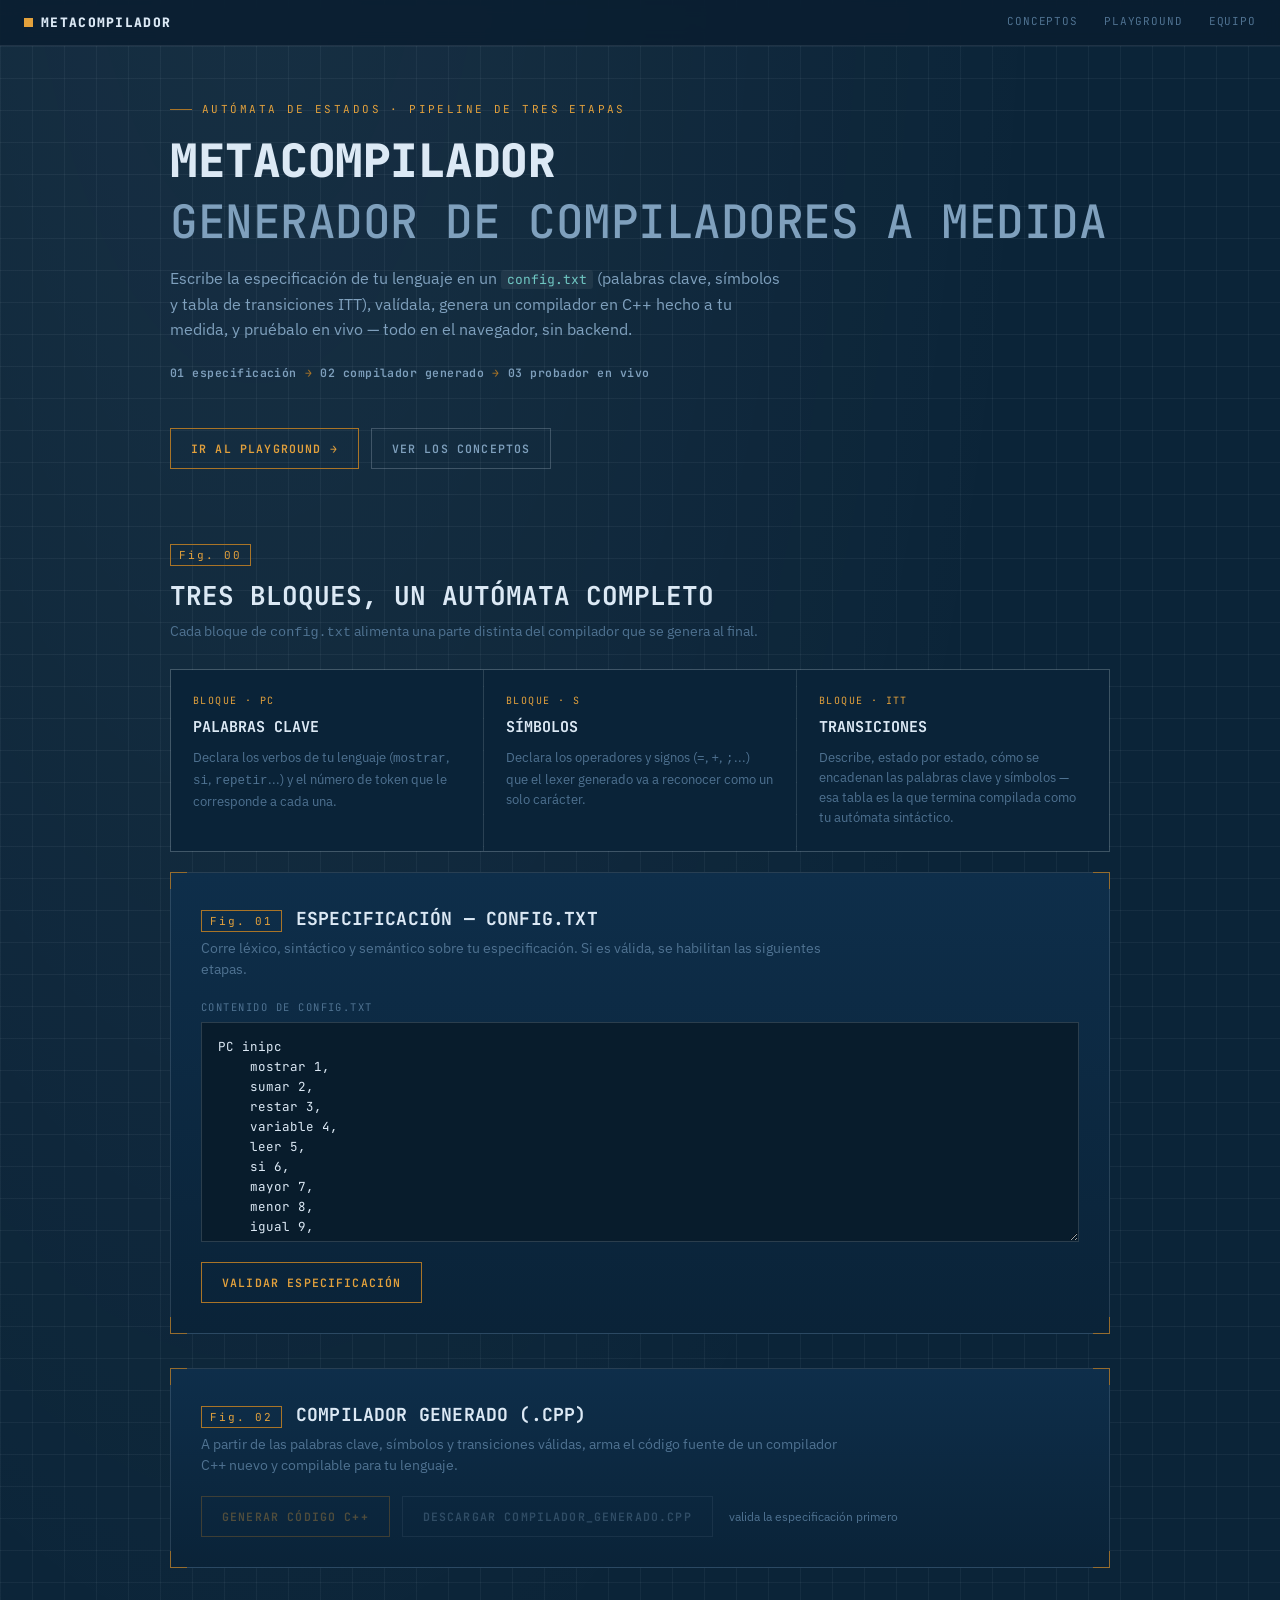
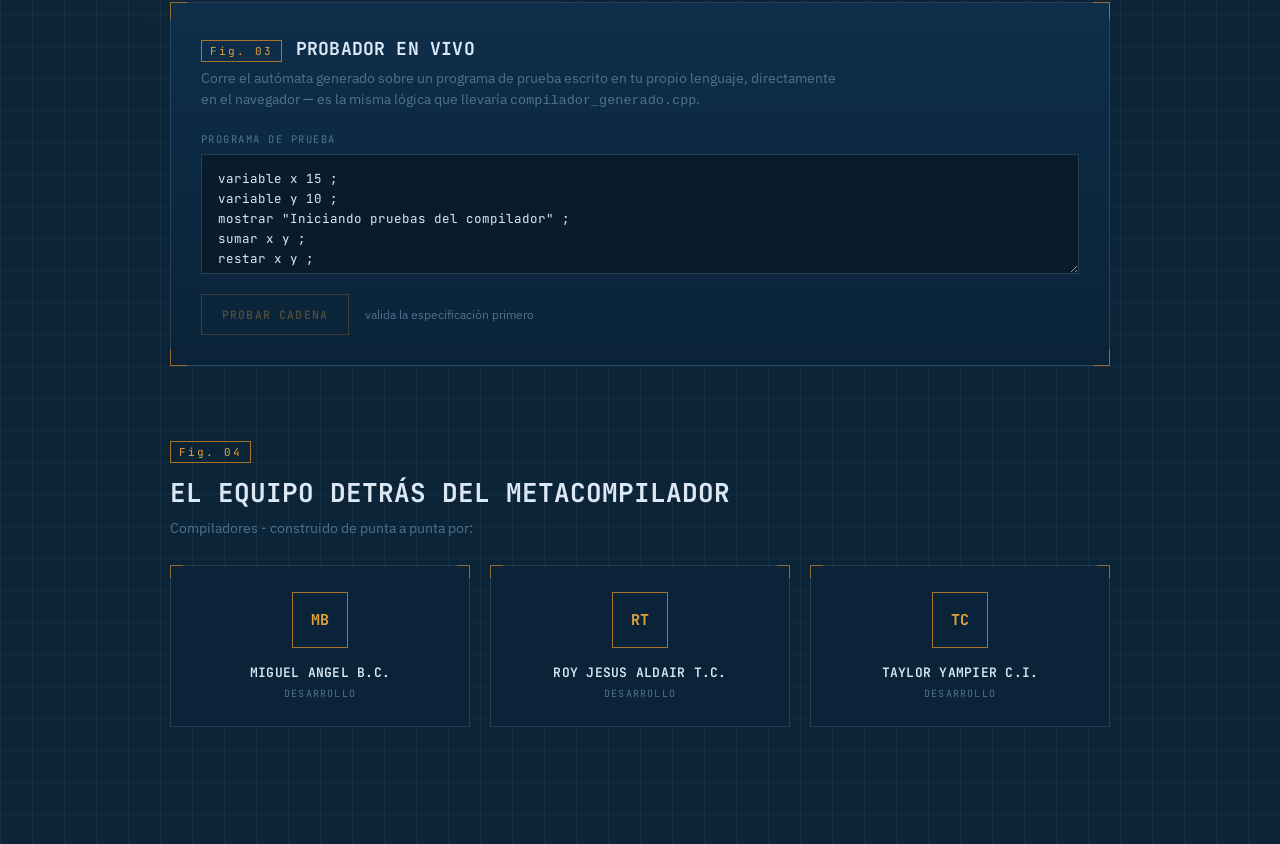
<file: index.html>
<!DOCTYPE html>
<html lang="es">
<head>
<meta charset="UTF-8">
<meta name="viewport" content="width=device-width, initial-scale=1.0">
<title>Metacompilador — Generador de Compiladores</title>
<link rel="stylesheet" href="styles.css">
</head>
<body>

<nav class="topbar">
  <div class="brand">Metacompilador</div>
  <div class="navlinks">
    <a href="#conceptos">Conceptos</a>
    <a href="#playground">Playground</a>
    <a href="#equipo">Equipo</a>
  </div>
</nav>

<div class="wrap">

  <div class="eyebrow">Autómata de estados · pipeline de tres etapas</div>
  <h1>Metacompilador<br><span>generador de compiladores a medida</span></h1>
  <p class="lede">
    Escribe la especificación de tu lenguaje en un <code>config.txt</code> (palabras clave, símbolos
    y tabla de transiciones ITT), valídala, genera un compilador en C++ hecho a tu medida, y
    pruébalo en vivo — todo en el navegador, sin backend.
  </p>

  <div class="pipeline">
    <b>01 especificación</b> <span class="arrow">→</span>
    <b>02 compilador generado</b> <span class="arrow">→</span>
    <b>03 probador en vivo</b>
  </div>

  <div class="hero-cta">
    <a class="btnlink" href="#playground">Ir al playground →</a>
    <a class="btnlink alt" href="#conceptos">Ver los conceptos</a>
  </div>

  <!-- ============ CONCEPTOS ============ -->
  <div class="section-head" id="conceptos">
    <span class="fig">Fig. 00</span>
    <h2>Tres bloques, un autómata completo</h2>
    <p>Cada bloque de <code>config.txt</code> alimenta una parte distinta del compilador que se genera al final.</p>
  </div>
  <div class="concepts-grid">
    <div class="concept-card">
      <div class="ck">BLOQUE · PC</div>
      <h3>Palabras clave</h3>
      <p>Declara los verbos de tu lenguaje (<code>mostrar</code>, <code>si</code>, <code>repetir</code>...) y el número de token que le corresponde a cada una.</p>
    </div>
    <div class="concept-card">
      <div class="ck">BLOQUE · S</div>
      <h3>Símbolos</h3>
      <p>Declara los operadores y signos (<code>=</code>, <code>+</code>, <code>;</code>...) que el lexer generado va a reconocer como un solo carácter.</p>
    </div>
    <div class="concept-card">
      <div class="ck">BLOQUE · ITT</div>
      <h3>Transiciones</h3>
      <p>Describe, estado por estado, cómo se encadenan las palabras clave y símbolos — esa tabla es la que termina compilada como tu autómata sintáctico.</p>
    </div>
  </div>

  <!-- ============ SHEET 1 ============ -->
  <section class="sheet" id="playground">
    <div class="sheet-head">
      <span class="fig">Fig. 01</span>
      <span class="sheet-title">Especificación — config.txt</span>
    </div>
    <p class="sheet-desc">
      Corre léxico, sintáctico y semántico sobre tu especificación. Si es válida, se habilitan
      las siguientes etapas.
    </p>

    <label class="field-label" for="cfgInput">contenido de config.txt</label>
    <textarea id="cfgInput" spellcheck="false"></textarea>

    <div class="row">
      <button id="btnValidar">Validar especificación</button>
      <span class="hint" id="cfgStatus"></span>
    </div>

    <div class="output" id="cfgOutput">
      <div class="verdict" id="cfgVerdict"></div>
      <ul class="errlist" id="cfgErrors" style="display:none;"></ul>

      <div class="tables-grid" id="cfgTablesWrap" style="display:none;">
        <div>
          <table>
            <thead><tr><th>Palabra clave</th><th>Token</th></tr></thead>
            <tbody id="tblPC"></tbody>
          </table>
        </div>
        <div>
          <table>
            <thead><tr><th>Símbolo</th><th>Token</th></tr></thead>
            <tbody id="tblSim"></tbody>
          </table>
        </div>
      </div>

      <details id="detTransiciones" style="display:none;">
        <summary>Tabla de transiciones dinámicas (ITT)</summary>
        <div class="log">
          <table id="tblTrans"><thead><tr><th>Origen</th><th>Condición</th><th>Destino</th></tr></thead><tbody></tbody></table>
        </div>
      </details>

      <details id="detTrace">
        <summary>Traza del autómata (léxico + sintáctico)</summary>
        <div class="log" id="cfgTrace"></div>
      </details>
    </div>
    <div class="c2"></div>
  </section>

  <!-- ============ SHEET 2 ============ -->
  <section class="sheet">
    <div class="sheet-head">
      <span class="fig">Fig. 02</span>
      <span class="sheet-title">Compilador generado (.cpp)</span>
    </div>
    <p class="sheet-desc">
      A partir de las palabras clave, símbolos y transiciones válidas, arma el código fuente
      de un compilador C++ nuevo y compilable para tu lenguaje.
    </p>

    <div class="row">
      <button id="btnGenerar" disabled>Generar código C++</button>
      <button id="btnDescargar" class="ghost" disabled>Descargar compilador_generado.cpp</button>
      <span class="hint" id="genStatus">valida la especificación primero</span>
    </div>

    <div class="output" id="genOutput">
      <div class="codebox" id="genCode"></div>
    </div>
    <div class="c2"></div>
  </section>

  <!-- ============ SHEET 3 ============ -->
  <section class="sheet">
    <div class="sheet-head">
      <span class="fig">Fig. 03</span>
      <span class="sheet-title">Probador en vivo</span>
    </div>
    <p class="sheet-desc">
      Corre el autómata generado sobre un programa de prueba escrito en tu propio lenguaje,
      directamente en el navegador — es la misma lógica que llevaría <code>compilador_generado.cpp</code>.
    </p>

    <label class="field-label" for="testInput">programa de prueba</label>
    <textarea id="testInput" class="small" spellcheck="false"></textarea>

    <div class="row">
      <button id="btnProbar" disabled>Probar cadena</button>
      <span class="hint" id="testStatus">valida la especificación primero</span>
    </div>

    <div class="output" id="testOutput">
      <div class="verdict" id="testVerdict"></div>
      <details id="detTestTrace" open>
        <summary>Traza de ejecución</summary>
        <div class="log" id="testTrace"></div>
      </details>
    </div>
    <div class="c2"></div>
  </section>

  <!-- ============ EQUIPO ============ -->
  <div class="section-head" id="equipo">
    <span class="fig">Fig. 04</span>
    <h2>El equipo detrás del metacompilador</h2>
    <p>Compiladores - construido de punta a punta por:</p>
  </div>
  <div class="team-grid">
    <div class="team-card">
      <div class="avatar">MB</div>
      <h4>Miguel Angel B.C.</h4>
      <div class="role">Desarrollo</div>
    </div>
    <div class="team-card">
      <div class="avatar">RT</div>
      <h4>Roy Jesus Aldair T.C.</h4>
      <div class="role">Desarrollo</div>
    </div>
    <div class="team-card">
      <div class="avatar">TC</div>
      <h4>Taylor Yampier C.I.</h4>
      <div class="role">Desarrollo</div>
    </div>
  </div>
</div>

<script type="module" src="script.js"></script>
</body>
</html>
</file>
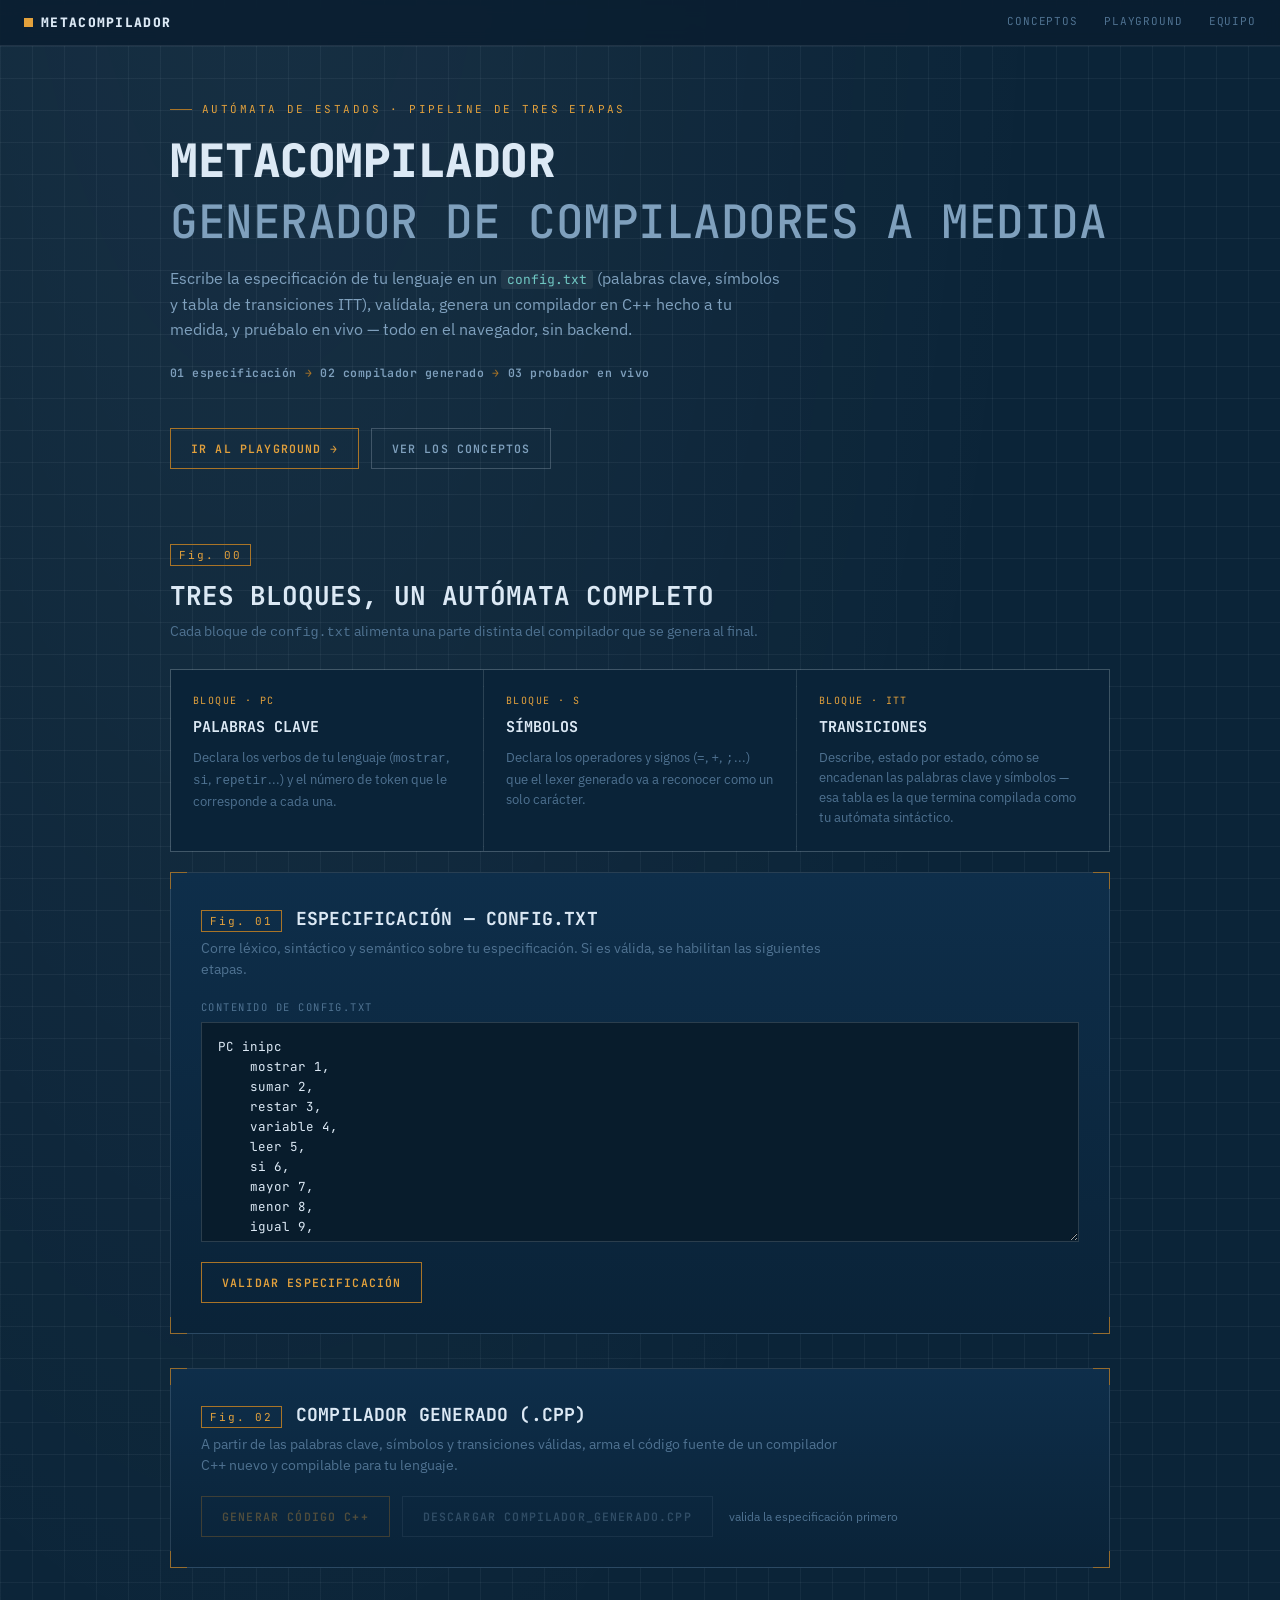
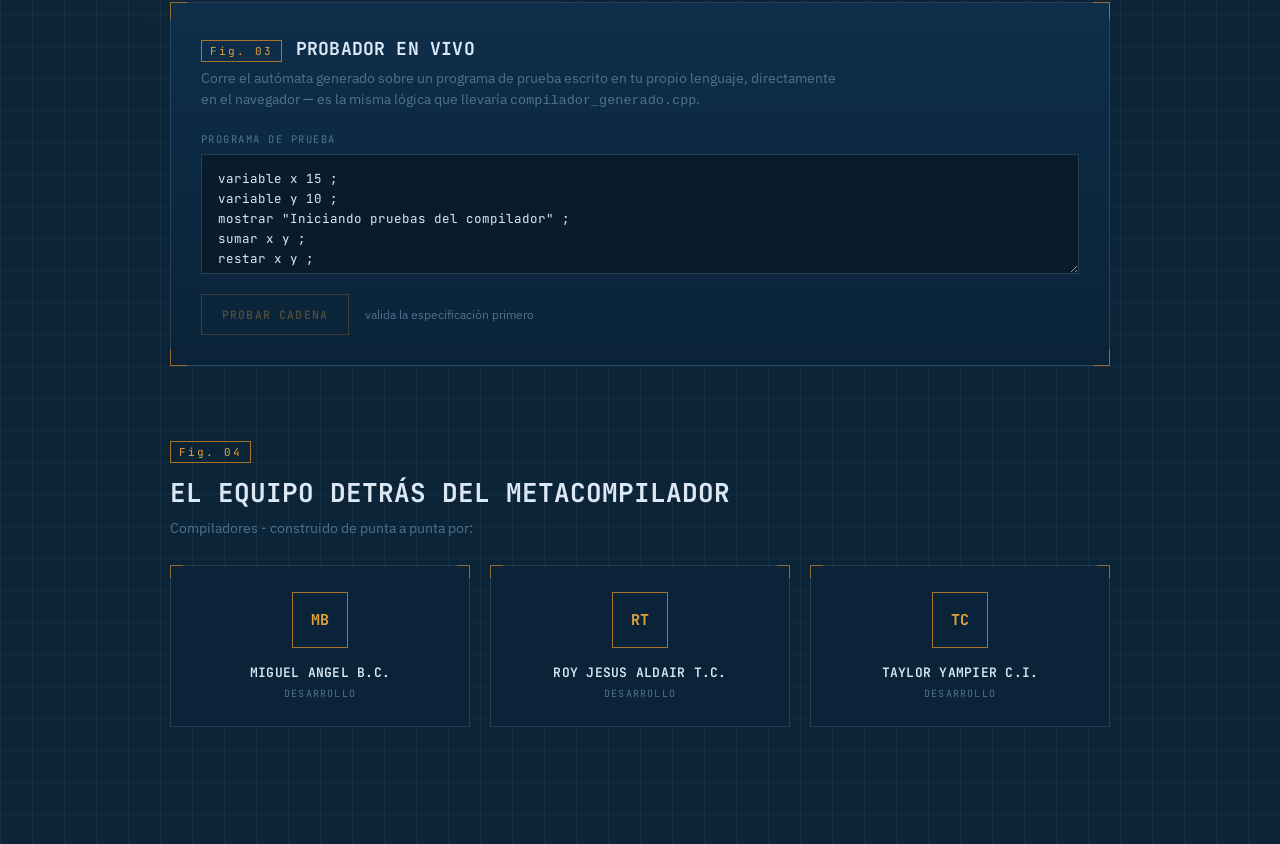
<file: html/index.html>
<!DOCTYPE html>
<html lang="es">
<head>
<meta charset="UTF-8">
<meta name="viewport" content="width=device-width, initial-scale=1.0">
<title>Metacompilador — Generador de Compiladores</title>
<link rel="stylesheet" href="../css/styles.css">
</head>
<body>

<nav class="topbar">
  <div class="brand">Metacompilador</div>
  <div class="navlinks">
    <a href="#conceptos">Conceptos</a>
    <a href="#playground">Playground</a>
    <a href="#equipo">Equipo</a>
  </div>
</nav>

<div class="wrap">

  <div class="eyebrow">Autómata de estados · pipeline de tres etapas</div>
  <h1>Metacompilador<br><span>generador de compiladores a medida</span></h1>
  <p class="lede">
    Escribe la especificación de tu lenguaje en un <code>config.txt</code> (palabras clave, símbolos
    y tabla de transiciones ITT), valídala, genera un compilador en C++ hecho a tu medida, y
    pruébalo en vivo — todo en el navegador, sin backend.
  </p>

  <div class="pipeline">
    <b>01 especificación</b> <span class="arrow">→</span>
    <b>02 compilador generado</b> <span class="arrow">→</span>
    <b>03 probador en vivo</b>
  </div>

  <div class="hero-cta">
    <a class="btnlink" href="#playground">Ir al playground →</a>
    <a class="btnlink alt" href="#conceptos">Ver los conceptos</a>
  </div>

  <!-- ============ CONCEPTOS ============ -->
  <div class="section-head" id="conceptos">
    <span class="fig">Fig. 00</span>
    <h2>Tres bloques, un autómata completo</h2>
    <p>Cada bloque de <code>config.txt</code> alimenta una parte distinta del compilador que se genera al final.</p>
  </div>
  <div class="concepts-grid">
    <div class="concept-card">
      <div class="ck">BLOQUE · PC</div>
      <h3>Palabras clave</h3>
      <p>Declara los verbos de tu lenguaje (<code>mostrar</code>, <code>si</code>, <code>repetir</code>...) y el número de token que le corresponde a cada una.</p>
    </div>
    <div class="concept-card">
      <div class="ck">BLOQUE · S</div>
      <h3>Símbolos</h3>
      <p>Declara los operadores y signos (<code>=</code>, <code>+</code>, <code>;</code>...) que el lexer generado va a reconocer como un solo carácter.</p>
    </div>
    <div class="concept-card">
      <div class="ck">BLOQUE · ITT</div>
      <h3>Transiciones</h3>
      <p>Describe, estado por estado, cómo se encadenan las palabras clave y símbolos — esa tabla es la que termina compilada como tu autómata sintáctico.</p>
    </div>
  </div>

  <!-- ============ SHEET 1 ============ -->
  <section class="sheet" id="playground">
    <div class="sheet-head">
      <span class="fig">Fig. 01</span>
      <span class="sheet-title">Especificación — config.txt</span>
    </div>
    <p class="sheet-desc">
      Corre léxico, sintáctico y semántico sobre tu especificación. Si es válida, se habilitan
      las siguientes etapas.
    </p>

    <label class="field-label" for="cfgInput">contenido de config.txt</label>
    <textarea id="cfgInput" spellcheck="false"></textarea>

    <div class="row">
      <button id="btnValidar">Validar especificación</button>
      <span class="hint" id="cfgStatus"></span>
    </div>

    <div class="output" id="cfgOutput">
      <div class="verdict" id="cfgVerdict"></div>
      <ul class="errlist" id="cfgErrors" style="display:none;"></ul>

      <div class="tables-grid" id="cfgTablesWrap" style="display:none;">
        <div>
          <table>
            <thead><tr><th>Palabra clave</th><th>Token</th></tr></thead>
            <tbody id="tblPC"></tbody>
          </table>
        </div>
        <div>
          <table>
            <thead><tr><th>Símbolo</th><th>Token</th></tr></thead>
            <tbody id="tblSim"></tbody>
          </table>
        </div>
      </div>

      <details id="detTransiciones" style="display:none;">
        <summary>Tabla de transiciones dinámicas (ITT)</summary>
        <div class="log">
          <table id="tblTrans"><thead><tr><th>Origen</th><th>Condición</th><th>Destino</th></tr></thead><tbody></tbody></table>
        </div>
      </details>

      <details id="detTrace">
        <summary>Traza del autómata (léxico + sintáctico)</summary>
        <div class="log" id="cfgTrace"></div>
      </details>
    </div>
    <div class="c2"></div>
  </section>

  <!-- ============ SHEET 2 ============ -->
  <section class="sheet">
    <div class="sheet-head">
      <span class="fig">Fig. 02</span>
      <span class="sheet-title">Compilador generado (.cpp)</span>
    </div>
    <p class="sheet-desc">
      A partir de las palabras clave, símbolos y transiciones válidas, arma el código fuente
      de un compilador C++ nuevo y compilable para tu lenguaje.
    </p>

    <div class="row">
      <button id="btnGenerar" disabled>Generar código C++</button>
      <button id="btnDescargar" class="ghost" disabled>Descargar compilador_generado.cpp</button>
      <span class="hint" id="genStatus">valida la especificación primero</span>
    </div>

    <div class="output" id="genOutput">
      <div class="codebox" id="genCode"></div>
    </div>
    <div class="c2"></div>
  </section>

  <!-- ============ SHEET 3 ============ -->
  <section class="sheet">
    <div class="sheet-head">
      <span class="fig">Fig. 03</span>
      <span class="sheet-title">Probador en vivo</span>
    </div>
    <p class="sheet-desc">
      Corre el autómata generado sobre un programa de prueba escrito en tu propio lenguaje,
      directamente en el navegador — es la misma lógica que llevaría <code>compilador_generado.cpp</code>.
    </p>

    <label class="field-label" for="testInput">programa de prueba</label>
    <textarea id="testInput" class="small" spellcheck="false"></textarea>

    <div class="row">
      <button id="btnProbar" disabled>Probar cadena</button>
      <span class="hint" id="testStatus">valida la especificación primero</span>
    </div>

    <div class="output" id="testOutput">
      <div class="verdict" id="testVerdict"></div>
      <details id="detTestTrace" open>
        <summary>Traza de ejecución</summary>
        <div class="log" id="testTrace"></div>
      </details>
    </div>
    <div class="c2"></div>
  </section>

  <!-- ============ EQUIPO ============ -->
  <div class="section-head" id="equipo">
    <span class="fig">Fig. 04</span>
    <h2>El equipo detrás del metacompilador</h2>
    <p>Compiladores - construido de punta a punta por:</p>
  </div>
  <div class="team-grid">
    <div class="team-card">
      <div class="avatar">MB</div>
      <h4>Miguel Angel B.C.</h4>
      <div class="role">Desarrollo</div>
    </div>
    <div class="team-card">
      <div class="avatar">RT</div>
      <h4>Roy Jesus Aldair T.C.</h4>
      <div class="role">Desarrollo</div>
    </div>
    <div class="team-card">
      <div class="avatar">TC</div>
      <h4>Taylor Yampier C.I.</h4>
      <div class="role">Desarrollo</div>
    </div>
  </div>
</div>

<script type="module" src="../js/script.js"></script>
</body>
</html>
</file>
<file: styles.css>
@import url('https://fonts.googleapis.com/css2?family=JetBrains+Mono:wght@400;500;600;700;800&family=IBM+Plex+Sans:wght@400;500;600&display=swap');

:root{
  --bg: #0b2438;
  --bg-panel: #0e2e4a;
  --bg-panel-2: #0a2338;
  --grid: rgba(220,233,245,0.05);
  --grid-strong: rgba(220,233,245,0.09);
  --ink: #dce9f5;
  --ink-dim: #7fa0bd;
  --ink-faint: #4f7291;
  --amber: #e3a13c;
  --amber-dim: #a97427;
  --cyan: #6fc6c2;
  --green: #6fcf97;
  --red: #e2645b;
  --mono: 'JetBrains Mono', ui-monospace, SFMono-Regular, Menlo, Consolas, monospace;
  --sans: 'IBM Plex Sans', system-ui, -apple-system, sans-serif;
}

*{ box-sizing: border-box; }

html,body{
  margin:0; padding:0;
  background:
    repeating-linear-gradient(0deg, var(--grid) 0px, var(--grid) 1px, transparent 1px, transparent 32px),
    repeating-linear-gradient(90deg, var(--grid) 0px, var(--grid) 1px, transparent 1px, transparent 32px),
    radial-gradient(ellipse at 20% -10%, rgba(230,244,255,0.06), transparent 55%),
    var(--bg);
  color: var(--ink);
  font-family: var(--sans);
  min-height: 100vh;
}

::selection{ background: var(--amber); color: #12283b; }

.wrap{
  max-width: 980px;
  margin: 0 auto;
  padding: 56px 20px 120px;
}

/* ---------- header ---------- */
.eyebrow{
  font-family: var(--mono);
  font-size: 11px;
  letter-spacing: 0.22em;
  text-transform: uppercase;
  color: var(--amber);
  display:flex;
  align-items:center;
  gap: 10px;
  margin-bottom: 14px;
}
.eyebrow::before{
  content:"";
  width: 22px; height: 1px;
  background: var(--amber-dim);
}
h1{
  font-family: var(--mono);
  font-weight: 800;
  font-size: clamp(30px, 5vw, 46px);
  letter-spacing: -0.01em;
  margin: 0 0 14px;
  color: var(--ink);
  text-transform: uppercase;
}
h1 span{ color: var(--ink-dim); font-weight: 500; }
.lede{
  font-size: 15.5px;
  line-height: 1.65;
  color: var(--ink-dim);
  max-width: 620px;
  margin: 0 0 10px;
}
.lede code{
  font-family: var(--mono);
  background: rgba(255,255,255,0.06);
  padding: 1px 6px;
  border-radius: 3px;
  color: var(--cyan);
  font-size: 13px;
}
.pipeline{
  display:flex; flex-wrap:wrap; gap: 8px;
  margin: 22px 0 48px;
  font-family: var(--mono);
  font-size: 11.5px;
  color: var(--ink-faint);
  letter-spacing: 0.04em;
}
.pipeline b{ color: var(--ink-dim); font-weight:600; }
.pipeline .arrow{ color: var(--amber-dim); }

/* ---------- sheet (panel) ---------- */
.sheet{
  position: relative;
  background: linear-gradient(180deg, var(--bg-panel), var(--bg-panel-2));
  border: 1px solid rgba(220,233,245,0.14);
  padding: 34px 30px 30px;
  margin-bottom: 34px;
}
.sheet::before, .sheet::after,
.sheet .c2::before, .sheet .c2::after{
  content:"";
  position:absolute;
  width: 16px; height: 16px;
  border: 1.5px solid var(--amber-dim);
  opacity: 0.85;
}
.sheet::before{ top:-1px; left:-1px; border-right:none; border-bottom:none; }
.sheet::after{ top:-1px; right:-1px; border-left:none; border-bottom:none; }
.sheet .c2{ position:static; }
.sheet .c2::before{ bottom:-1px; left:-1px; border-right:none; border-top:none; }
.sheet .c2::after{ bottom:-1px; right:-1px; border-left:none; border-top:none; }

.sheet-head{
  display:flex; align-items:baseline; gap: 14px;
  margin-bottom: 6px;
  flex-wrap: wrap;
}
.fig{
  font-family: var(--mono);
  font-size: 11px;
  letter-spacing: 0.18em;
  color: var(--amber);
  border: 1px solid var(--amber-dim);
  padding: 3px 8px;
}
.sheet-title{
  font-family: var(--mono);
  font-weight: 700;
  font-size: 18px;
  letter-spacing: 0.01em;
  color: var(--ink);
  text-transform: uppercase;
}
.sheet-desc{
  font-size: 13.5px;
  color: var(--ink-faint);
  margin: 6px 0 20px;
  line-height: 1.55;
  max-width: 640px;
}

label.field-label{
  display:block;
  font-family: var(--mono);
  font-size: 10.5px;
  letter-spacing: 0.14em;
  text-transform: uppercase;
  color: var(--ink-faint);
  margin-bottom: 8px;
}

textarea{
  width: 100%;
  min-height: 220px;
  background: #081c2c;
  border: 1px solid rgba(220,233,245,0.16);
  color: var(--ink);
  font-family: var(--mono);
  font-size: 12.5px;
  line-height: 1.6;
  padding: 14px 16px;
  resize: vertical;
  outline: none;
}
textarea:focus{ border-color: var(--amber-dim); }
textarea.small{ min-height: 120px; }

.row{ display:flex; gap: 12px; flex-wrap: wrap; align-items:center; margin-top: 16px; }

button{
  font-family: var(--mono);
  font-size: 11.5px;
  letter-spacing: 0.1em;
  text-transform: uppercase;
  font-weight: 600;
  padding: 12px 20px;
  background: transparent;
  border: 1px solid var(--amber-dim);
  color: var(--amber);
  cursor: pointer;
  transition: background 0.15s ease, color 0.15s ease, opacity 0.15s ease;
}
button:hover:not(:disabled){ background: var(--amber); color: #12283b; }
button:disabled{ opacity: 0.32; cursor: not-allowed; }
button.ghost{ border-color: rgba(220,233,245,0.22); color: var(--ink-dim); }
button.ghost:hover:not(:disabled){ background: rgba(220,233,245,0.1); color: var(--ink); }

.hint{ font-size: 12px; color: var(--ink-faint); margin-left: 4px; }

/* ---------- output ---------- */
.output{ margin-top: 24px; display:none; }
.output.show{ display:block; animation: fade .35s ease; }
@keyframes fade{ from{opacity:0; transform: translateY(4px);} to{opacity:1; transform:none;} }

.verdict{
  display:flex; align-items:center; gap: 16px;
  margin-bottom: 18px;
  flex-wrap: wrap;
}
.stamp{
  font-family: var(--mono);
  font-weight: 800;
  font-size: 13px;
  letter-spacing: 0.12em;
  padding: 8px 16px;
  border: 3px double currentColor;
  transform: rotate(-3deg);
  display:inline-block;
}
.stamp.ok{ color: var(--green); }
.stamp.bad{ color: var(--red); }
.verdict-text{ font-size: 13px; color: var(--ink-dim); }

.errlist{
  list-style: none; margin: 0 0 18px; padding: 0;
  font-family: var(--mono); font-size: 12.5px;
}
.errlist li{
  color: var(--red);
  padding: 9px 12px;
  border-left: 2px solid var(--red);
  background: rgba(226,100,91,0.08);
  margin-bottom: 6px;
  line-height: 1.5;
}

details{
  border: 1px solid rgba(220,233,245,0.12);
  margin-bottom: 14px;
  background: rgba(0,0,0,0.12);
}
summary{
  cursor: pointer;
  padding: 11px 14px;
  font-family: var(--mono);
  font-size: 11px;
  letter-spacing: 0.1em;
  text-transform: uppercase;
  color: var(--cyan);
  user-select: none;
}
summary:hover{ color: var(--ink); }
.log{
  font-family: var(--mono);
  font-size: 12px;
  line-height: 1.85;
  color: var(--ink-dim);
  padding: 4px 16px 16px;
  max-height: 260px;
  overflow-y: auto;
  white-space: pre-wrap;
}
.log b{ color: var(--amber); font-weight: 600; }

table{
  width: 100%;
  border-collapse: collapse;
  font-family: var(--mono);
  font-size: 12px;
  margin-bottom: 4px;
}
th{
  text-align:left;
  font-size: 10px;
  letter-spacing: 0.12em;
  text-transform: uppercase;
  color: var(--ink-faint);
  border-bottom: 1px solid rgba(220,233,245,0.2);
  padding: 8px 10px;
  font-weight: 600;
}
td{
  padding: 7px 10px;
  border-bottom: 1px solid rgba(220,233,245,0.07);
  color: var(--ink-dim);
}
tr:hover td{ color: var(--ink); background: rgba(255,255,255,0.02); }

.tables-grid{
  display:grid;
  grid-template-columns: 1fr 1fr;
  gap: 20px;
  margin-bottom: 14px;
}
@media (max-width: 640px){ .tables-grid{ grid-template-columns: 1fr; } }

.codebox{
  background: #081c2c;
  border: 1px solid rgba(220,233,245,0.16);
  color: var(--ink-dim);
  font-family: var(--mono);
  font-size: 11.5px;
  line-height: 1.7;
  padding: 16px 18px;
  max-height: 380px;
  overflow: auto;
  white-space: pre;
}
.codebox .kw{ color: var(--cyan); }

footer{
  text-align:center;
  font-family: var(--mono);
  font-size: 10.5px;
  letter-spacing: 0.14em;
  color: var(--ink-faint);
  margin-top: 40px;
  text-transform: uppercase;
}

/* ---------- nav ---------- */
html{ scroll-behavior: smooth; }
nav.topbar{
  position: sticky; top:0; z-index: 50;
  display:flex; align-items:center; justify-content: space-between;
  padding: 14px 24px;
  background: rgba(10,30,48,0.86);
  backdrop-filter: blur(8px);
  border-bottom: 1px solid rgba(220,233,245,0.1);
}
.brand{
  font-family: var(--mono);
  font-weight: 800;
  font-size: 13px;
  letter-spacing: 0.1em;
  color: var(--ink);
  text-transform: uppercase;
  display:flex; align-items:center; gap:8px;
}
.brand::before{
  content:"";
  width:9px; height:9px;
  background: var(--amber);
  display:inline-block;
}
.navlinks{
  display:flex; gap: 26px;
  font-family: var(--mono);
  font-size: 11px;
  letter-spacing: 0.08em;
  text-transform: uppercase;
}
.navlinks a{
  color: var(--ink-faint);
  text-decoration: none;
  transition: color .15s ease;
  padding-bottom: 2px;
  border-bottom: 1px solid transparent;
}
.navlinks a:hover{ color: var(--amber); border-color: var(--amber-dim); }
@media (max-width: 640px){ .navlinks{ display:none; } }

.hero-cta{ display:flex; gap: 12px; flex-wrap:wrap; margin: 26px 0 8px; }
.hero-cta a.btnlink{
  font-family: var(--mono);
  font-size: 11.5px;
  letter-spacing: 0.1em;
  text-transform: uppercase;
  font-weight: 600;
  padding: 12px 20px;
  text-decoration:none;
  border: 1px solid var(--amber-dim);
  color: var(--amber);
  transition: background .15s ease, color .15s ease;
}
.hero-cta a.btnlink:hover{ background: var(--amber); color:#12283b; }
.hero-cta a.btnlink.alt{ border-color: rgba(220,233,245,0.22); color: var(--ink-dim); }
.hero-cta a.btnlink.alt:hover{ background: rgba(220,233,245,0.1); color: var(--ink); }

/* ---------- concepts ---------- */
.section-head{ margin: 74px 0 26px; }
.section-head .fig{ margin-bottom: 12px; display:inline-block; }
.section-head h2{
  font-family: var(--mono);
  font-size: clamp(20px, 3vw, 26px);
  font-weight: 700;
  text-transform: uppercase;
  color: var(--ink);
  margin: 0 0 8px;
}
.section-head p{
  font-size: 13.5px;
  color: var(--ink-faint);
  max-width: 600px;
  line-height: 1.6;
  margin:0;
}
.concepts-grid{
  display:grid;
  grid-template-columns: repeat(3, 1fr);
  gap: 1px;
  background: rgba(220,233,245,0.12);
  border: 1px solid rgba(220,233,245,0.12);
  margin-bottom: 20px;
}
@media (max-width: 760px){ .concepts-grid{ grid-template-columns: 1fr; } }
.concept-card{
  background: var(--bg-panel-2);
  padding: 24px 22px;
}
.concept-card .ck{
  font-family: var(--mono);
  font-size: 10px;
  letter-spacing: 0.14em;
  color: var(--amber);
  margin-bottom: 10px;
}
.concept-card h3{
  font-family: var(--mono);
  font-size: 15px;
  color: var(--ink);
  margin: 0 0 10px;
  text-transform: uppercase;
}
.concept-card p{
  font-size: 12.5px;
  line-height: 1.6;
  color: var(--ink-faint);
  margin: 0;
}

/* ---------- team ---------- */
.team-grid{
  display:grid;
  grid-template-columns: repeat(3, 1fr);
  gap: 20px;
}
@media (max-width: 760px){ .team-grid{ grid-template-columns: 1fr; } }
.team-card{
  position: relative;
  background: var(--bg-panel-2);
  border: 1px solid rgba(220,233,245,0.14);
  padding: 26px 20px;
  text-align:center;
}
.team-card::before, .team-card::after{
  content:"";
  position:absolute;
  width: 12px; height: 12px;
  border: 1.5px solid var(--amber-dim);
  top:-1px;
  opacity: 0.8;
}
.team-card::before{ left:-1px; border-right:none; border-bottom:none; }
.team-card::after{ right:-1px; border-left:none; border-bottom:none; }
.avatar{
  width: 56px; height:56px;
  margin: 0 auto 16px;
  display:flex; align-items:center; justify-content:center;
  border: 1.5px solid var(--amber-dim);
  font-family: var(--mono);
  font-weight: 700;
  font-size: 15px;
  color: var(--amber);
  transform: rotate(0deg);
}
.team-card h4{
  font-family: var(--mono);
  font-size: 13px;
  font-weight: 600;
  color: var(--ink);
  margin: 0 0 6px;
  text-transform: uppercase;
  letter-spacing: 0.02em;
}
.team-card .role{
  font-family: var(--mono);
  font-size: 10px;
  letter-spacing: 0.12em;
  text-transform: uppercase;
  color: var(--ink-faint);
}

@media (prefers-reduced-motion: reduce){
  .output.show{ animation: none; }
}
</file>
<file: css/styles.css>
@import url('https://fonts.googleapis.com/css2?family=JetBrains+Mono:wght@400;500;600;700;800&family=IBM+Plex+Sans:wght@400;500;600&display=swap');

:root{
  --bg: #0b2438;
  --bg-panel: #0e2e4a;
  --bg-panel-2: #0a2338;
  --grid: rgba(220,233,245,0.05);
  --grid-strong: rgba(220,233,245,0.09);
  --ink: #dce9f5;
  --ink-dim: #7fa0bd;
  --ink-faint: #4f7291;
  --amber: #e3a13c;
  --amber-dim: #a97427;
  --cyan: #6fc6c2;
  --green: #6fcf97;
  --red: #e2645b;
  --mono: 'JetBrains Mono', ui-monospace, SFMono-Regular, Menlo, Consolas, monospace;
  --sans: 'IBM Plex Sans', system-ui, -apple-system, sans-serif;
}

*{ box-sizing: border-box; }

html,body{
  margin:0; padding:0;
  background:
    repeating-linear-gradient(0deg, var(--grid) 0px, var(--grid) 1px, transparent 1px, transparent 32px),
    repeating-linear-gradient(90deg, var(--grid) 0px, var(--grid) 1px, transparent 1px, transparent 32px),
    radial-gradient(ellipse at 20% -10%, rgba(230,244,255,0.06), transparent 55%),
    var(--bg);
  color: var(--ink);
  font-family: var(--sans);
  min-height: 100vh;
}

::selection{ background: var(--amber); color: #12283b; }

.wrap{
  max-width: 980px;
  margin: 0 auto;
  padding: 56px 20px 120px;
}

/* ---------- header ---------- */
.eyebrow{
  font-family: var(--mono);
  font-size: 11px;
  letter-spacing: 0.22em;
  text-transform: uppercase;
  color: var(--amber);
  display:flex;
  align-items:center;
  gap: 10px;
  margin-bottom: 14px;
}
.eyebrow::before{
  content:"";
  width: 22px; height: 1px;
  background: var(--amber-dim);
}
h1{
  font-family: var(--mono);
  font-weight: 800;
  font-size: clamp(30px, 5vw, 46px);
  letter-spacing: -0.01em;
  margin: 0 0 14px;
  color: var(--ink);
  text-transform: uppercase;
}
h1 span{ color: var(--ink-dim); font-weight: 500; }
.lede{
  font-size: 15.5px;
  line-height: 1.65;
  color: var(--ink-dim);
  max-width: 620px;
  margin: 0 0 10px;
}
.lede code{
  font-family: var(--mono);
  background: rgba(255,255,255,0.06);
  padding: 1px 6px;
  border-radius: 3px;
  color: var(--cyan);
  font-size: 13px;
}
.pipeline{
  display:flex; flex-wrap:wrap; gap: 8px;
  margin: 22px 0 48px;
  font-family: var(--mono);
  font-size: 11.5px;
  color: var(--ink-faint);
  letter-spacing: 0.04em;
}
.pipeline b{ color: var(--ink-dim); font-weight:600; }
.pipeline .arrow{ color: var(--amber-dim); }

/* ---------- sheet (panel) ---------- */
.sheet{
  position: relative;
  background: linear-gradient(180deg, var(--bg-panel), var(--bg-panel-2));
  border: 1px solid rgba(220,233,245,0.14);
  padding: 34px 30px 30px;
  margin-bottom: 34px;
}
.sheet::before, .sheet::after,
.sheet .c2::before, .sheet .c2::after{
  content:"";
  position:absolute;
  width: 16px; height: 16px;
  border: 1.5px solid var(--amber-dim);
  opacity: 0.85;
}
.sheet::before{ top:-1px; left:-1px; border-right:none; border-bottom:none; }
.sheet::after{ top:-1px; right:-1px; border-left:none; border-bottom:none; }
.sheet .c2{ position:static; }
.sheet .c2::before{ bottom:-1px; left:-1px; border-right:none; border-top:none; }
.sheet .c2::after{ bottom:-1px; right:-1px; border-left:none; border-top:none; }

.sheet-head{
  display:flex; align-items:baseline; gap: 14px;
  margin-bottom: 6px;
  flex-wrap: wrap;
}
.fig{
  font-family: var(--mono);
  font-size: 11px;
  letter-spacing: 0.18em;
  color: var(--amber);
  border: 1px solid var(--amber-dim);
  padding: 3px 8px;
}
.sheet-title{
  font-family: var(--mono);
  font-weight: 700;
  font-size: 18px;
  letter-spacing: 0.01em;
  color: var(--ink);
  text-transform: uppercase;
}
.sheet-desc{
  font-size: 13.5px;
  color: var(--ink-faint);
  margin: 6px 0 20px;
  line-height: 1.55;
  max-width: 640px;
}

label.field-label{
  display:block;
  font-family: var(--mono);
  font-size: 10.5px;
  letter-spacing: 0.14em;
  text-transform: uppercase;
  color: var(--ink-faint);
  margin-bottom: 8px;
}

textarea{
  width: 100%;
  min-height: 220px;
  background: #081c2c;
  border: 1px solid rgba(220,233,245,0.16);
  color: var(--ink);
  font-family: var(--mono);
  font-size: 12.5px;
  line-height: 1.6;
  padding: 14px 16px;
  resize: vertical;
  outline: none;
}
textarea:focus{ border-color: var(--amber-dim); }
textarea.small{ min-height: 120px; }

.row{ display:flex; gap: 12px; flex-wrap: wrap; align-items:center; margin-top: 16px; }

button{
  font-family: var(--mono);
  font-size: 11.5px;
  letter-spacing: 0.1em;
  text-transform: uppercase;
  font-weight: 600;
  padding: 12px 20px;
  background: transparent;
  border: 1px solid var(--amber-dim);
  color: var(--amber);
  cursor: pointer;
  transition: background 0.15s ease, color 0.15s ease, opacity 0.15s ease;
}
button:hover:not(:disabled){ background: var(--amber); color: #12283b; }
button:disabled{ opacity: 0.32; cursor: not-allowed; }
button.ghost{ border-color: rgba(220,233,245,0.22); color: var(--ink-dim); }
button.ghost:hover:not(:disabled){ background: rgba(220,233,245,0.1); color: var(--ink); }

.hint{ font-size: 12px; color: var(--ink-faint); margin-left: 4px; }

/* ---------- output ---------- */
.output{ margin-top: 24px; display:none; }
.output.show{ display:block; animation: fade .35s ease; }
@keyframes fade{ from{opacity:0; transform: translateY(4px);} to{opacity:1; transform:none;} }

.verdict{
  display:flex; align-items:center; gap: 16px;
  margin-bottom: 18px;
  flex-wrap: wrap;
}
.stamp{
  font-family: var(--mono);
  font-weight: 800;
  font-size: 13px;
  letter-spacing: 0.12em;
  padding: 8px 16px;
  border: 3px double currentColor;
  transform: rotate(-3deg);
  display:inline-block;
}
.stamp.ok{ color: var(--green); }
.stamp.bad{ color: var(--red); }
.verdict-text{ font-size: 13px; color: var(--ink-dim); }

.errlist{
  list-style: none; margin: 0 0 18px; padding: 0;
  font-family: var(--mono); font-size: 12.5px;
}
.errlist li{
  color: var(--red);
  padding: 9px 12px;
  border-left: 2px solid var(--red);
  background: rgba(226,100,91,0.08);
  margin-bottom: 6px;
  line-height: 1.5;
}

details{
  border: 1px solid rgba(220,233,245,0.12);
  margin-bottom: 14px;
  background: rgba(0,0,0,0.12);
}
summary{
  cursor: pointer;
  padding: 11px 14px;
  font-family: var(--mono);
  font-size: 11px;
  letter-spacing: 0.1em;
  text-transform: uppercase;
  color: var(--cyan);
  user-select: none;
}
summary:hover{ color: var(--ink); }
.log{
  font-family: var(--mono);
  font-size: 12px;
  line-height: 1.85;
  color: var(--ink-dim);
  padding: 4px 16px 16px;
  max-height: 260px;
  overflow-y: auto;
  white-space: pre-wrap;
}
.log b{ color: var(--amber); font-weight: 600; }

table{
  width: 100%;
  border-collapse: collapse;
  font-family: var(--mono);
  font-size: 12px;
  margin-bottom: 4px;
}
th{
  text-align:left;
  font-size: 10px;
  letter-spacing: 0.12em;
  text-transform: uppercase;
  color: var(--ink-faint);
  border-bottom: 1px solid rgba(220,233,245,0.2);
  padding: 8px 10px;
  font-weight: 600;
}
td{
  padding: 7px 10px;
  border-bottom: 1px solid rgba(220,233,245,0.07);
  color: var(--ink-dim);
}
tr:hover td{ color: var(--ink); background: rgba(255,255,255,0.02); }

.tables-grid{
  display:grid;
  grid-template-columns: 1fr 1fr;
  gap: 20px;
  margin-bottom: 14px;
}
@media (max-width: 640px){ .tables-grid{ grid-template-columns: 1fr; } }

.codebox{
  background: #081c2c;
  border: 1px solid rgba(220,233,245,0.16);
  color: var(--ink-dim);
  font-family: var(--mono);
  font-size: 11.5px;
  line-height: 1.7;
  padding: 16px 18px;
  max-height: 380px;
  overflow: auto;
  white-space: pre;
}
.codebox .kw{ color: var(--cyan); }

footer{
  text-align:center;
  font-family: var(--mono);
  font-size: 10.5px;
  letter-spacing: 0.14em;
  color: var(--ink-faint);
  margin-top: 40px;
  text-transform: uppercase;
}

/* ---------- nav ---------- */
html{ scroll-behavior: smooth; }
nav.topbar{
  position: sticky; top:0; z-index: 50;
  display:flex; align-items:center; justify-content: space-between;
  padding: 14px 24px;
  background: rgba(10,30,48,0.86);
  backdrop-filter: blur(8px);
  border-bottom: 1px solid rgba(220,233,245,0.1);
}
.brand{
  font-family: var(--mono);
  font-weight: 800;
  font-size: 13px;
  letter-spacing: 0.1em;
  color: var(--ink);
  text-transform: uppercase;
  display:flex; align-items:center; gap:8px;
}
.brand::before{
  content:"";
  width:9px; height:9px;
  background: var(--amber);
  display:inline-block;
}
.navlinks{
  display:flex; gap: 26px;
  font-family: var(--mono);
  font-size: 11px;
  letter-spacing: 0.08em;
  text-transform: uppercase;
}
.navlinks a{
  color: var(--ink-faint);
  text-decoration: none;
  transition: color .15s ease;
  padding-bottom: 2px;
  border-bottom: 1px solid transparent;
}
.navlinks a:hover{ color: var(--amber); border-color: var(--amber-dim); }
@media (max-width: 640px){ .navlinks{ display:none; } }

.hero-cta{ display:flex; gap: 12px; flex-wrap:wrap; margin: 26px 0 8px; }
.hero-cta a.btnlink{
  font-family: var(--mono);
  font-size: 11.5px;
  letter-spacing: 0.1em;
  text-transform: uppercase;
  font-weight: 600;
  padding: 12px 20px;
  text-decoration:none;
  border: 1px solid var(--amber-dim);
  color: var(--amber);
  transition: background .15s ease, color .15s ease;
}
.hero-cta a.btnlink:hover{ background: var(--amber); color:#12283b; }
.hero-cta a.btnlink.alt{ border-color: rgba(220,233,245,0.22); color: var(--ink-dim); }
.hero-cta a.btnlink.alt:hover{ background: rgba(220,233,245,0.1); color: var(--ink); }

/* ---------- concepts ---------- */
.section-head{ margin: 74px 0 26px; }
.section-head .fig{ margin-bottom: 12px; display:inline-block; }
.section-head h2{
  font-family: var(--mono);
  font-size: clamp(20px, 3vw, 26px);
  font-weight: 700;
  text-transform: uppercase;
  color: var(--ink);
  margin: 0 0 8px;
}
.section-head p{
  font-size: 13.5px;
  color: var(--ink-faint);
  max-width: 600px;
  line-height: 1.6;
  margin:0;
}
.concepts-grid{
  display:grid;
  grid-template-columns: repeat(3, 1fr);
  gap: 1px;
  background: rgba(220,233,245,0.12);
  border: 1px solid rgba(220,233,245,0.12);
  margin-bottom: 20px;
}
@media (max-width: 760px){ .concepts-grid{ grid-template-columns: 1fr; } }
.concept-card{
  background: var(--bg-panel-2);
  padding: 24px 22px;
}
.concept-card .ck{
  font-family: var(--mono);
  font-size: 10px;
  letter-spacing: 0.14em;
  color: var(--amber);
  margin-bottom: 10px;
}
.concept-card h3{
  font-family: var(--mono);
  font-size: 15px;
  color: var(--ink);
  margin: 0 0 10px;
  text-transform: uppercase;
}
.concept-card p{
  font-size: 12.5px;
  line-height: 1.6;
  color: var(--ink-faint);
  margin: 0;
}

/* ---------- team ---------- */
.team-grid{
  display:grid;
  grid-template-columns: repeat(3, 1fr);
  gap: 20px;
}
@media (max-width: 760px){ .team-grid{ grid-template-columns: 1fr; } }
.team-card{
  position: relative;
  background: var(--bg-panel-2);
  border: 1px solid rgba(220,233,245,0.14);
  padding: 26px 20px;
  text-align:center;
}
.team-card::before, .team-card::after{
  content:"";
  position:absolute;
  width: 12px; height: 12px;
  border: 1.5px solid var(--amber-dim);
  top:-1px;
  opacity: 0.8;
}
.team-card::before{ left:-1px; border-right:none; border-bottom:none; }
.team-card::after{ right:-1px; border-left:none; border-bottom:none; }
.avatar{
  width: 56px; height:56px;
  margin: 0 auto 16px;
  display:flex; align-items:center; justify-content:center;
  border: 1.5px solid var(--amber-dim);
  font-family: var(--mono);
  font-weight: 700;
  font-size: 15px;
  color: var(--amber);
  transform: rotate(0deg);
}
.team-card h4{
  font-family: var(--mono);
  font-size: 13px;
  font-weight: 600;
  color: var(--ink);
  margin: 0 0 6px;
  text-transform: uppercase;
  letter-spacing: 0.02em;
}
.team-card .role{
  font-family: var(--mono);
  font-size: 10px;
  letter-spacing: 0.12em;
  text-transform: uppercase;
  color: var(--ink-faint);
}

@media (prefers-reduced-motion: reduce){
  .output.show{ animation: none; }
}
</file>
